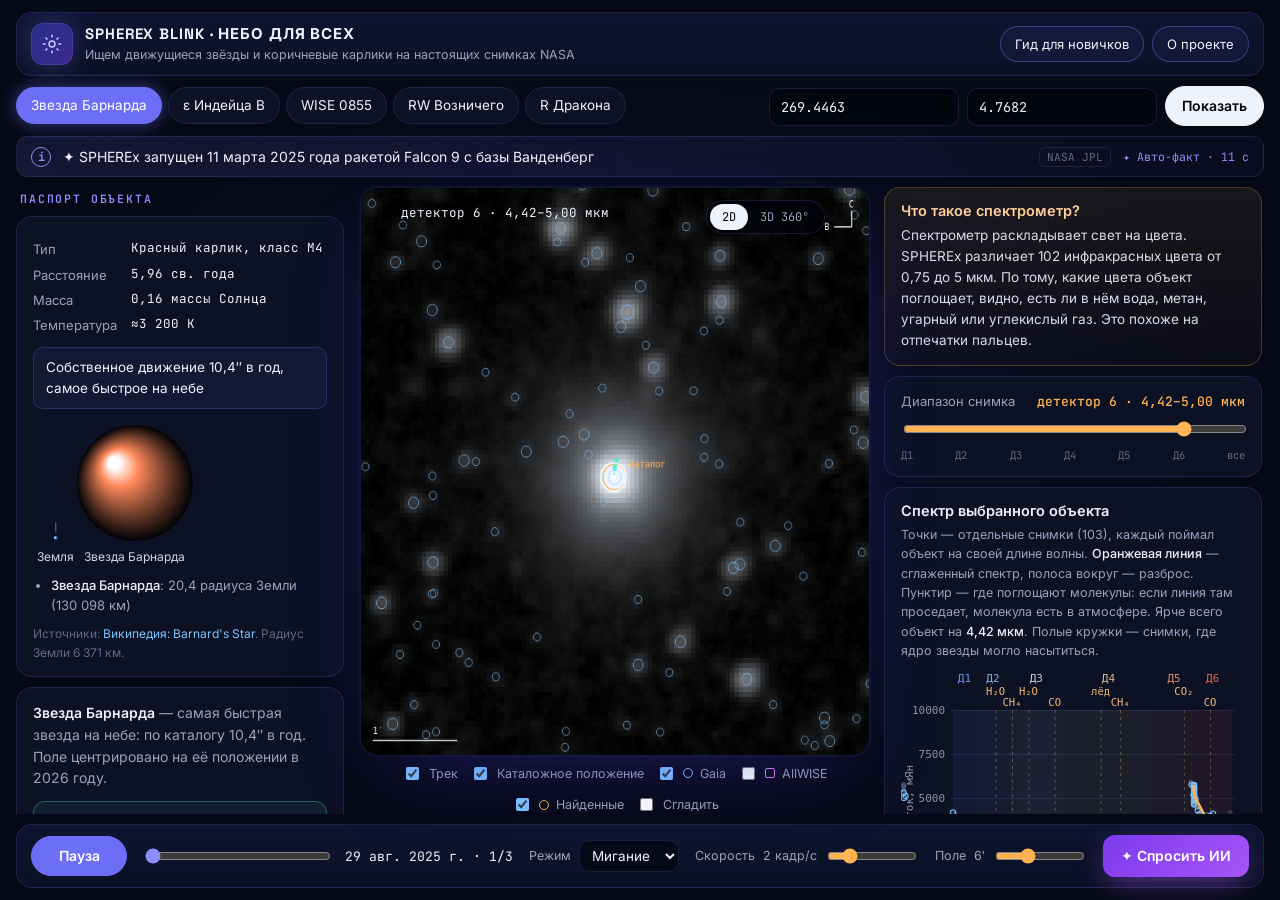
<file: index.html>
<!doctype html>
<html lang="ru">
<head>
<meta charset="utf-8">
<meta name="viewport" content="width=device-width, initial-scale=1">
<title>SPHEREx Blink — движущееся небо для всех</title>
<meta name="description" content="Интерактивный инструмент для поиска движущихся объектов на настоящих снимках телескопа NASA SPHEREx. NASA Space Apps Challenge.">
<link rel="icon" href="data:image/svg+xml,%3Csvg xmlns='http://www.w3.org/2000/svg' viewBox='0 0 32 32'%3E%3Ccircle cx='16' cy='16' r='6' fill='%23ffb454'/%3E%3Ccircle cx='16' cy='16' r='13' fill='none' stroke='%237c83ff' stroke-width='2'/%3E%3C/svg%3E">
<link rel="preconnect" href="https://fonts.googleapis.com">
<link rel="preconnect" href="https://fonts.gstatic.com" crossorigin>
<link href="https://fonts.googleapis.com/css2?family=Inter:wght@400;500;600&family=JetBrains+Mono:wght@400;500&family=Space+Grotesk:wght@400;500;600;700&display=swap" rel="stylesheet">
<link rel="stylesheet" href="style.css?v=4">
<link rel="stylesheet" href="app.css?v=4">
</head>
<body class="appmode">
<div class="app">

 <!-- top bar -->
 <header class="abar">
  <div class="alogo"><span class="aicon"><svg viewBox="0 0 24 24" fill="none" stroke="currentColor" stroke-width="1.6"><circle cx="12" cy="12" r="3.2"/><path d="M12 2v3M12 19v3M2 12h3M19 12h3M4.9 4.9l2.1 2.1M17 17l2.1 2.1M4.9 19.1 7 17M17 7l2.1-2.1"/></svg></span>
   <div><b>SPHEREx Blink · небо для всех</b><small>Ищем движущиеся звёзды и коричневые карлики на настоящих снимках NASA</small></div></div>
  <div class="aright">
   <button class="pillbtn" id="guideBtn" type="button">Гид для новичков</button>
   <a class="pillbtn" href="story.html">О проекте</a>
  </div>
 </header>

 <!-- targets + coordinates -->
 <div class="arow">
  <div class="chips" id="chips"></div>
  <form class="form aform" id="form">
   <input type="text" id="ra" autocomplete="off" spellcheck="false" placeholder="RA, напр. 08h55m10.8s" aria-label="Прямое восхождение">
   <input type="text" id="dec" autocomplete="off" spellcheck="false" placeholder="Dec, напр. −07d14m42s" aria-label="Склонение">
   <button class="btn pri sm" type="submit">Показать</button>
  </form>
 </div>

 <!-- auto fact -->
 <div class="afact" id="ticker"><span class="fi">i</span><a id="factTxt" href="#" target="_blank" rel="noopener"></a><span class="fsrc" id="factSrc"></span><span class="fauto">✦ Авто-факт · <i id="factT">12</i> с</span></div>

 <!-- three columns -->
 <main class="acols">
  <aside class="acol left">
   <div class="ahead">Паспорт объекта</div>
   <div class="panel" id="passport"></div>
   <div class="panel">
    <p class="note" id="note"></p>
    <p class="move" id="move"></p>
   </div>
   <div class="panel" id="autoPanel">
    <h3>Автопоиск движущихся объектов</h3>
    <p class="sub">Сайт сравнивает положения всех звёзд в поле между проходами телескопа и сверяет найденное с каталогом Gaia.</p>
    <button class="btn pri sm" id="auto" type="button">Найти движущиеся объекты</button>
    <p class="sub an" id="autoNote"></p>
    <ol class="cands" id="cands"></ol>
   </div>
   <div class="panel">
    <h3>Мои метки</h3>
    <p class="sub">Обведите интересный объект и подпишите его.</p>
    <button class="btn ghost sm" id="markBtn" type="button">＋ Обвести объект</button>
    <ul class="marks" id="marks"></ul>
   </div>
  </aside>

  <section class="acenter">
   <div class="view">
    <canvas id="cv" width="702" height="702"></canvas>
    <div class="v3d" id="v3d"><span id="v3dmsg"></span><small class="v3dh">Тяните мышью, чтобы повернуть · двойной клик останавливает вращение</small></div>
    <div class="vtog"><button id="b2d" class="on" type="button">2D</button><button id="b3d" type="button">3D 360°</button></div>
    <div class="hud" id="hud"></div>
    <div class="load" id="load"><div id="lmsg">Загрузка…</div><div class="pb"><i id="lbar"></i></div><small id="lsub"></small></div>
   </div>
   <div class="tog">
    <label><input type="checkbox" id="trk" checked>Трек</label>
    <label><input type="checkbox" id="cat" checked>Каталожное положение</label>
    <label><input type="checkbox" id="ovg" checked><i class="sw g"></i>Gaia</label>
    <label><input type="checkbox" id="ovw"><i class="sw w"></i>AllWISE</label>
    <label><input type="checkbox" id="ovc" checked><i class="sw c"></i>Найденные</label>
    <label><input type="checkbox" id="smooth">Сгладить</label>
   </div>
  </section>

  <aside class="acol right">
   <div class="panel explain">
    <h3>Что такое спектрометр?</h3>
    <p>Спектрометр раскладывает свет на цвета. SPHEREx различает 102 инфракрасных цвета от 0,75 до 5 мкм. По тому, какие цвета объект поглощает, видно, есть ли в нём вода, метан, угарный или углекислый газ. Это похоже на отпечатки пальцев.</p>
   </div>
   <div class="panel" id="detBox">
    <div class="detrow"><span>Диапазон снимка</span><b id="detLbl"></b></div>
    <input type="range" id="detR" min="1" max="7" step="1" value="6" aria-label="Детектор">
    <div class="detscale"><span>Д1</span><span>Д2</span><span>Д3</span><span>Д4</span><span>Д5</span><span>Д6</span><span>все</span></div>
    <select id="det" class="sr" aria-hidden="true" tabindex="-1"></select>
   </div>
   <div class="panel">
    <h3 id="sph">Спектр выбранного объекта</h3>
    <p class="sub" id="sps"></p>
    <div class="chart"><canvas id="sp"></canvas><div class="tip" id="spt"></div></div>
    <div class="legend" id="spl"></div>
    <button class="lnk" id="csv">Скачать точки спектра (CSV)</button>
   </div>
   <div class="panel">
    <h3 id="lch">Яркость по проходам</h3>
    <p class="sub" id="lcs"></p>
    <div class="chart"><canvas id="lc"></canvas><div class="tip" id="lct"></div></div>
   </div>
   <details class="panel">
    <summary>Кадр и качество данных</summary>
    <dl class="kv" id="meta"></dl>
    <p class="sub catl">Каталоги: <span id="catn">…</span> · <a id="aladin" href="#" target="_blank" rel="noopener">открыть в Aladin ↗</a></p>
   </details>
  </aside>
 </main>

 <!-- bottom bar -->
 <footer class="abottom play">
  <button class="btn pri sm" id="play" type="button">Пауза</button>
  <div class="tl"><input type="range" id="ep" min="0" max="2" value="0" aria-label="Проход телескопа"><span class="date" id="date"></span></div>
  <label class="bsel">Режим<select id="mode"><option value="blink">Мигание</option><option value="diff">Разность</option><option value="sum">Сумма</option></select></label>
  <label class="bsel">Скорость <span id="fpsv"></span><input type="range" id="fps" min="1" max="6" value="2"></label>
  <label class="bsel fovsel">Поле <span id="fovv"></span><input type="range" id="fov" min="3" max="12" step="1" value="6"></label>
  <button class="aibtn" id="aiFab" type="button"><b>✦</b> Спросить ИИ</button>
 </footer>
</div>

<div class="ai glass" id="ai" role="dialog" aria-label="ИИ-помощник">
 <div class="ai-h"><span><b>✦</b> Помощник · <em id="aiMode">справка</em></span><button id="aiX" type="button" aria-label="Закрыть">×</button></div>
 <div class="ai-ctx" id="aiCtx"></div>
 <p class="ai-t">Что вас интересует?</p>
 <div class="ai-in"><input id="aiQ" type="text" placeholder="Например: почему эта звезда движется?" autocomplete="off"><button class="btn pri sm" id="aiGo" type="button">Спросить</button></div>
 <div class="ai-ans" id="aiAns"></div>
</div>

<div class="tour" id="tour" role="dialog" aria-label="Гид для новичков">
 <div class="tour-hole" id="tourHole"></div>
 <div class="tour-card glass" id="tourCard">
  <div class="tour-step" id="tourStep"></div>
  <h4 id="tourT"></h4>
  <p id="tourP"></p>
  <div class="tour-btns"><button class="lnk" id="tourSkip" type="button">Пропустить</button><span></span><button class="btn ghost sm" id="tourBack" type="button">Назад</button><button class="btn pri sm" id="tourNext" type="button">Далее</button></div>
 </div>
</div>

<script type="module" src="view3d.js?v=4"></script>
<script src="spx.js?v=4"></script>
<script src="app.js?v=4"></script>
</body>
</html>
</file>
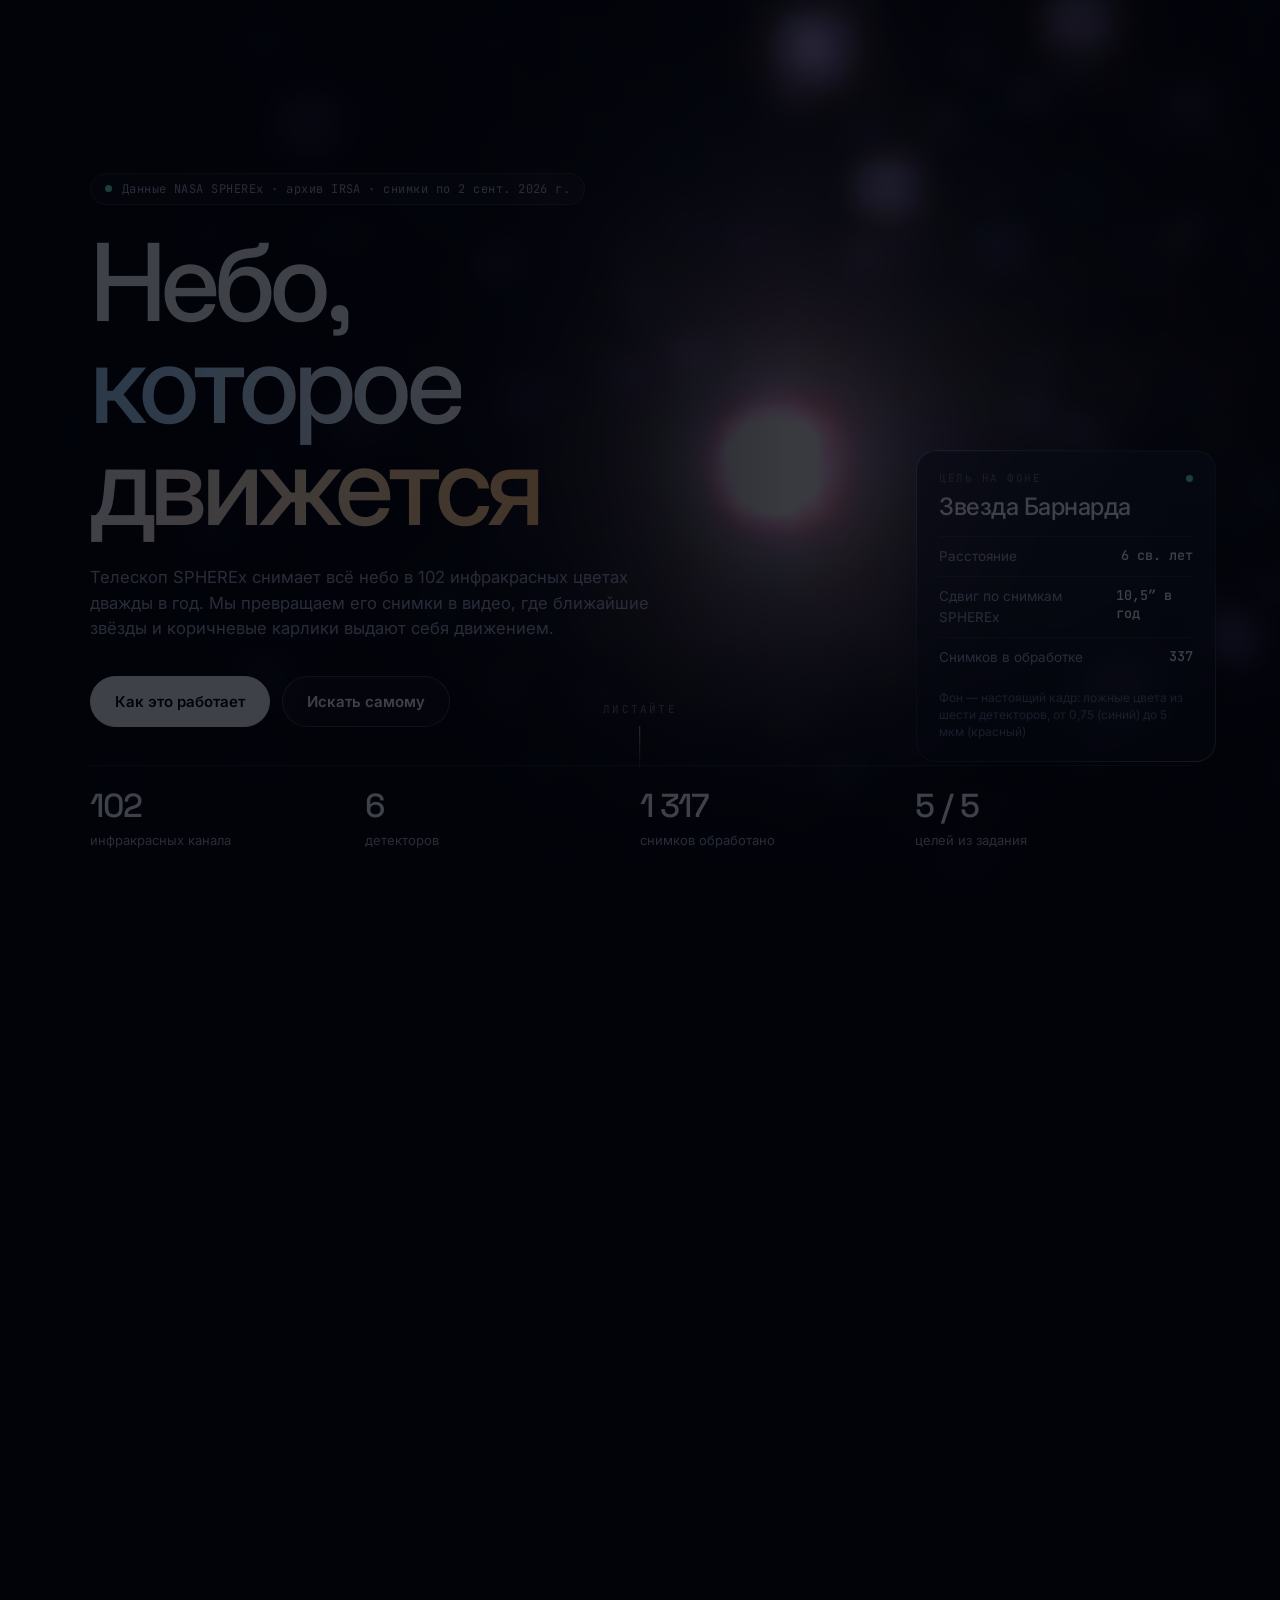
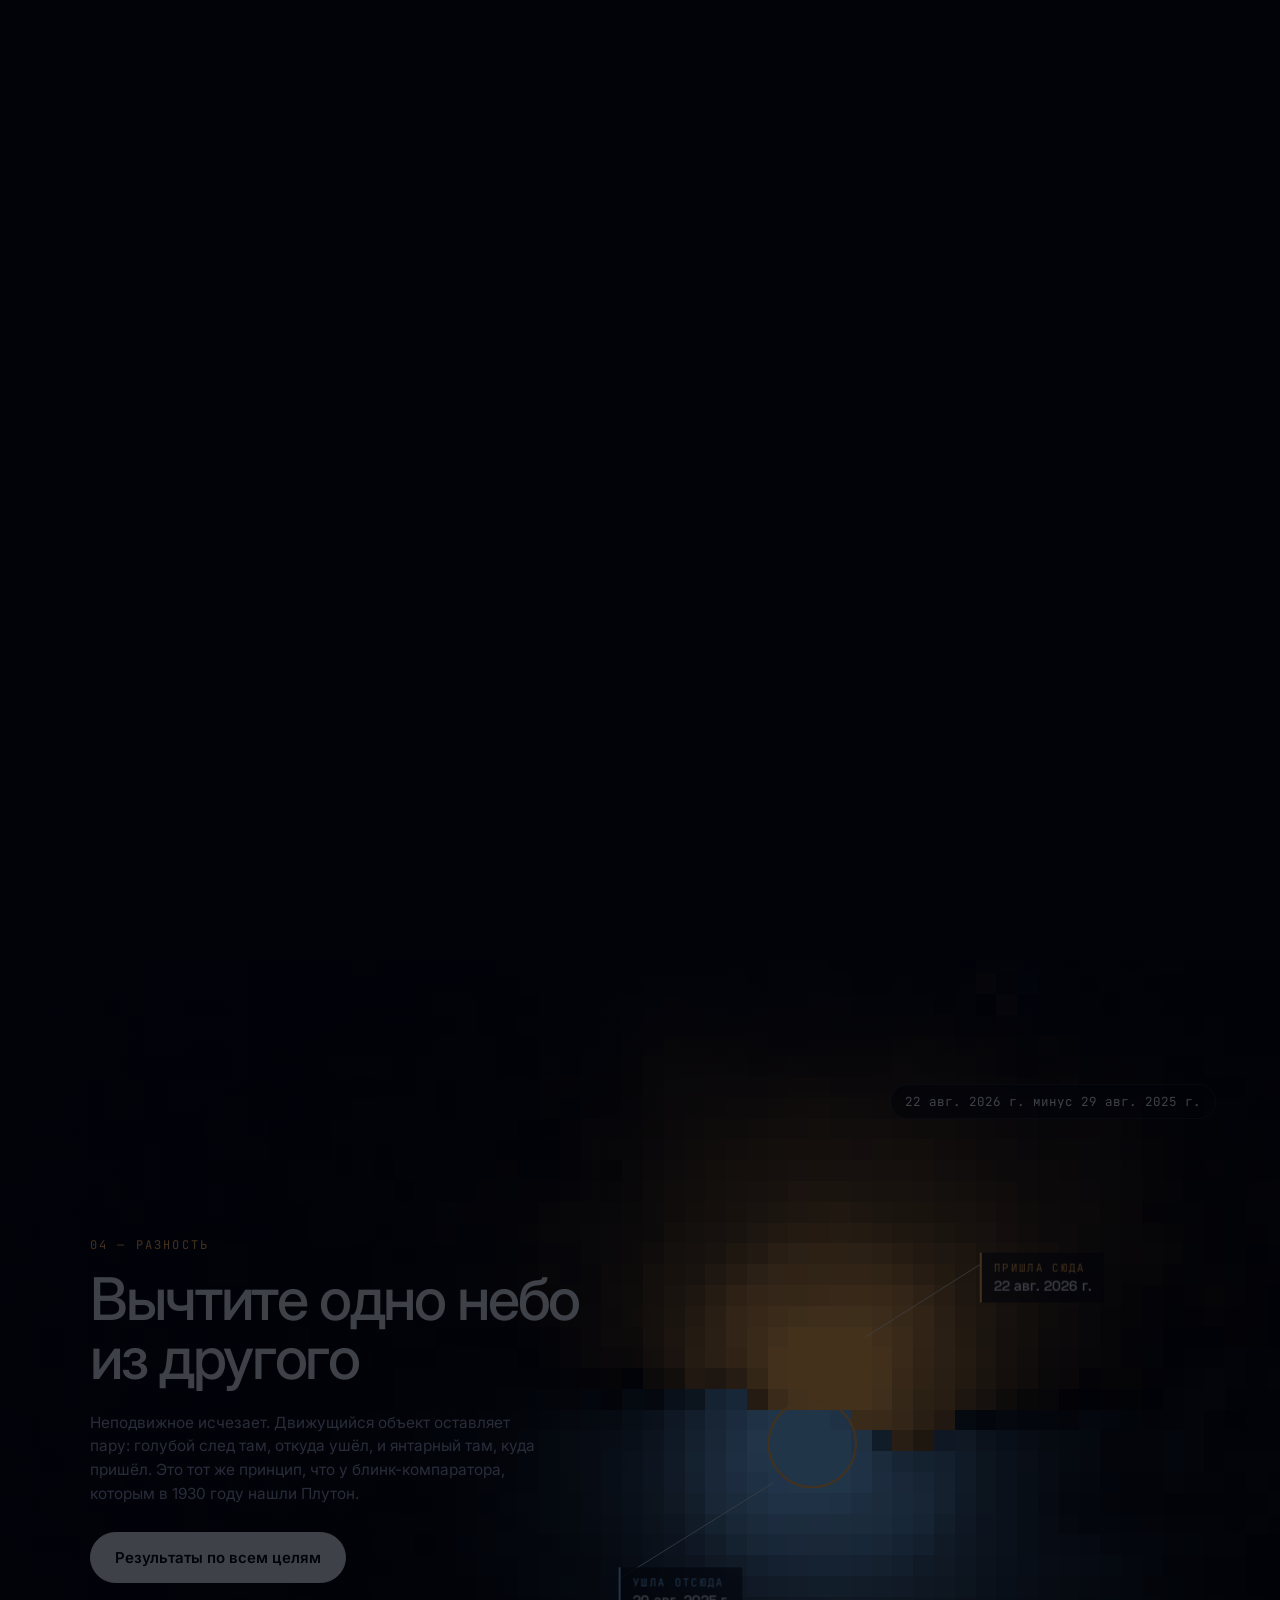
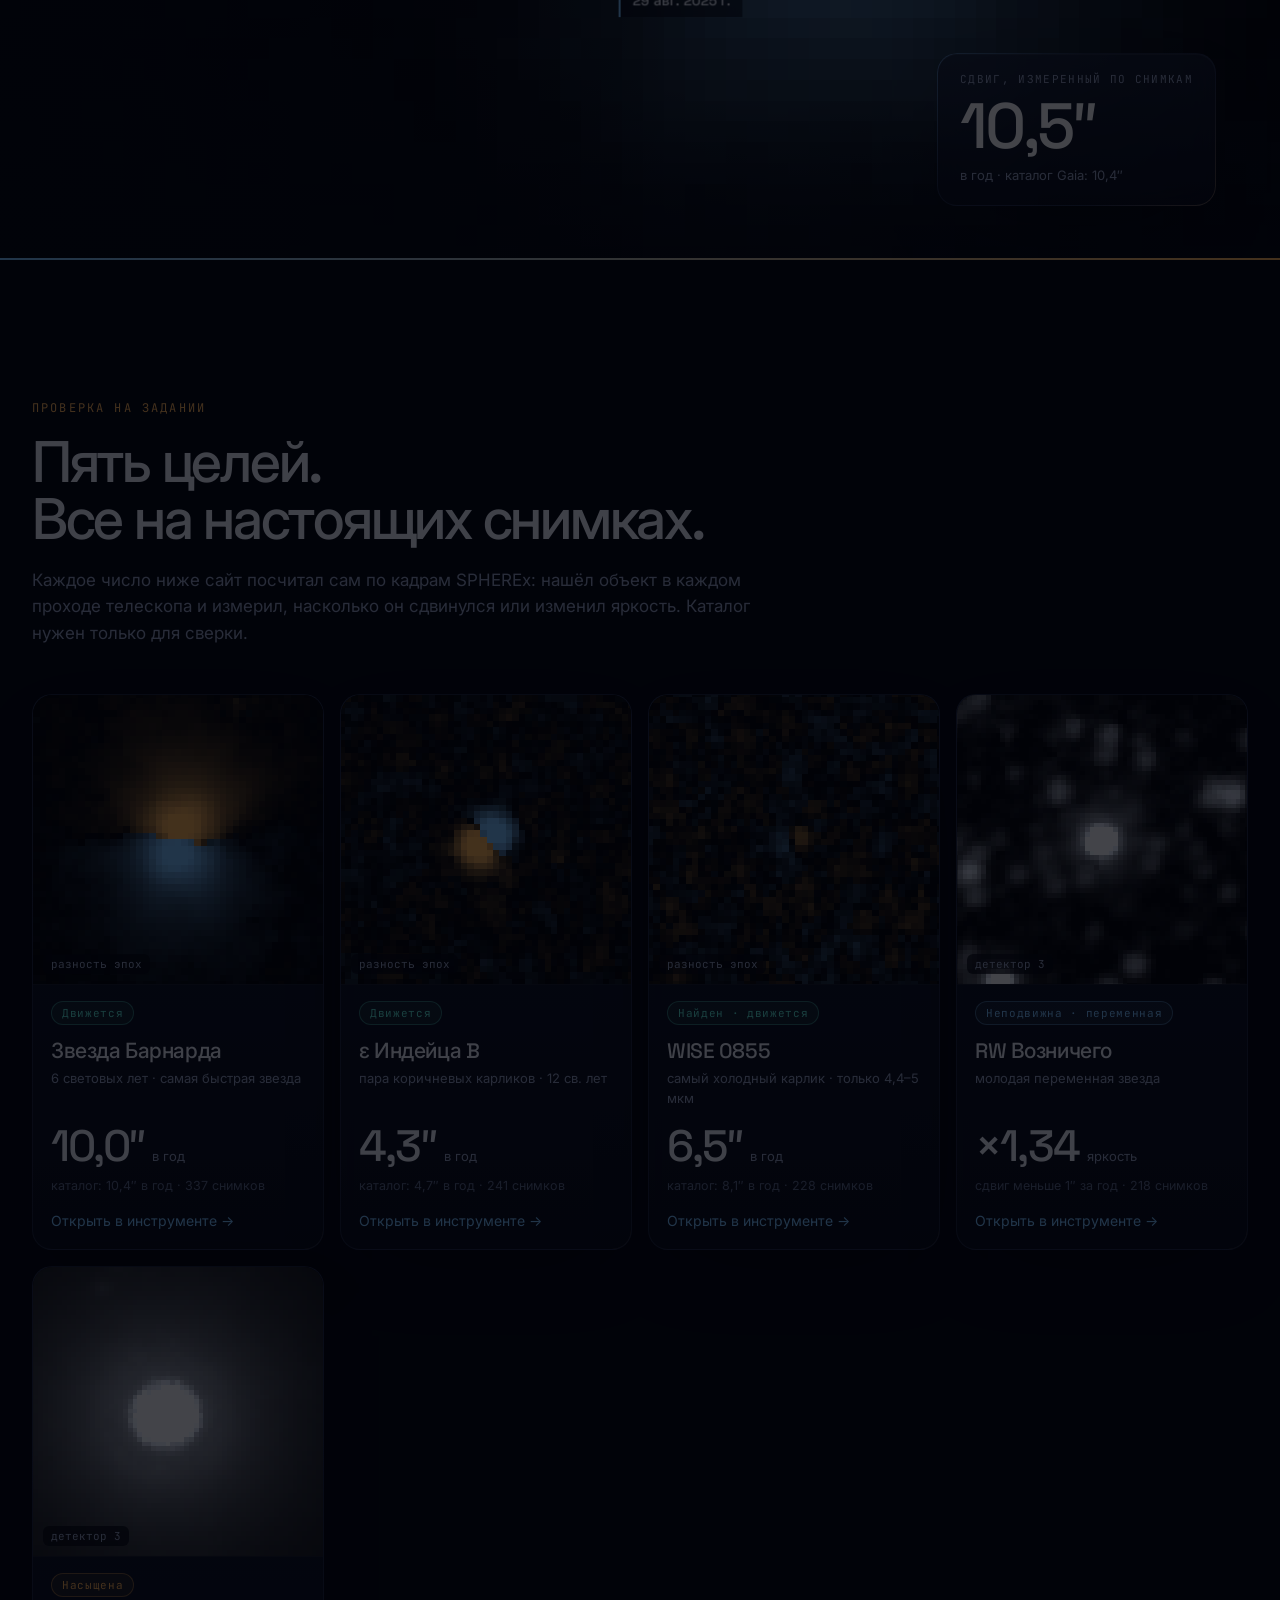
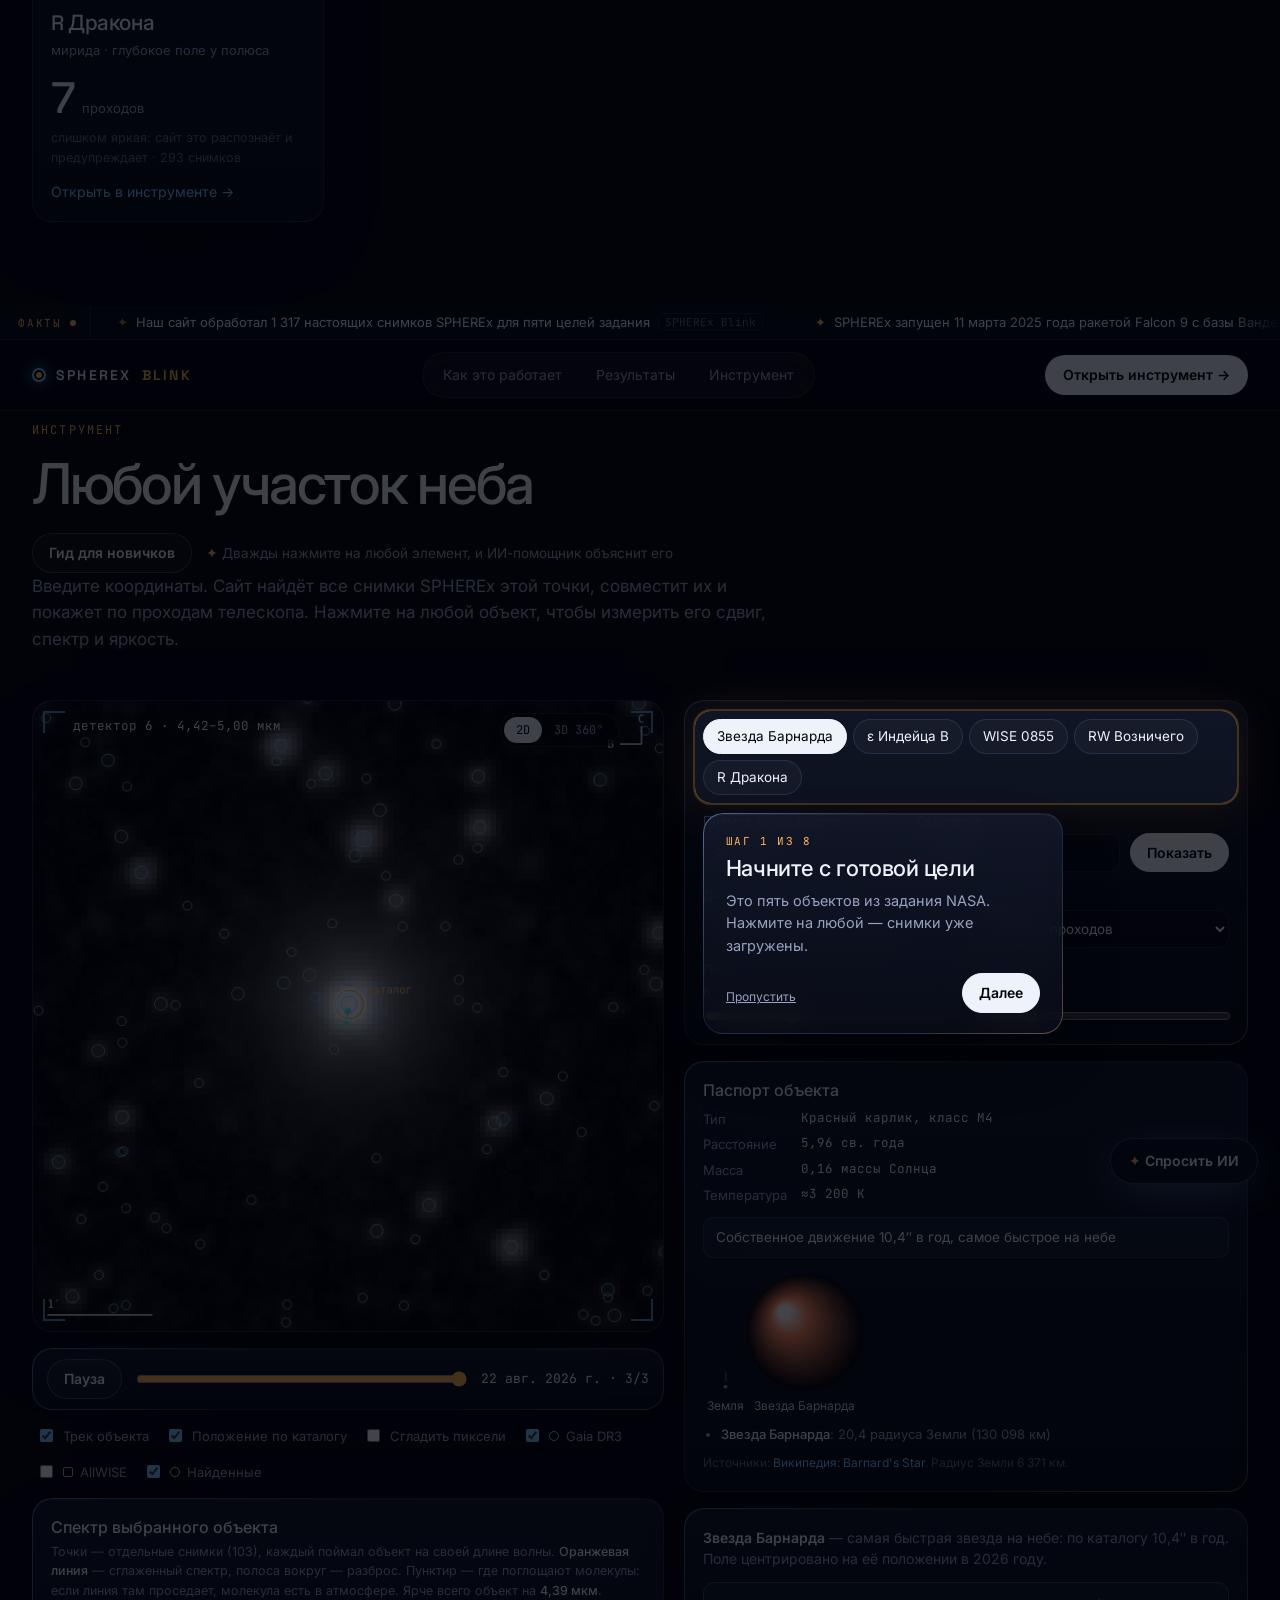
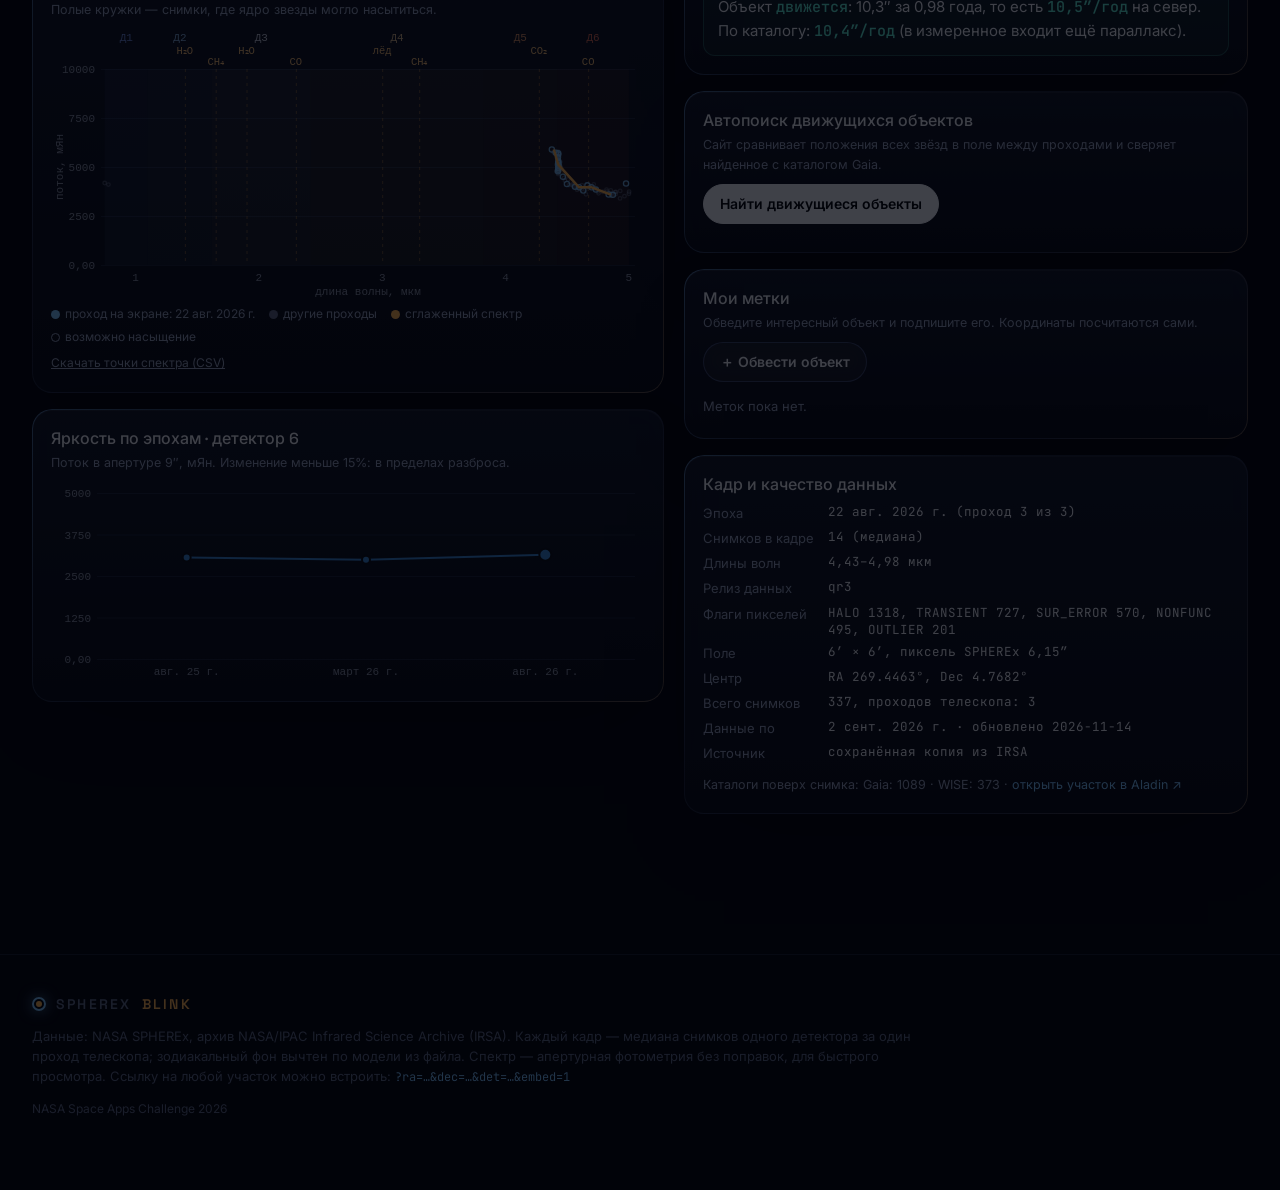
<file: story.html>
<!doctype html>
<html lang="ru">
<head>
<meta charset="utf-8">
<meta name="viewport" content="width=device-width, initial-scale=1">
<title>SPHEREx Blink — небо, которое движется</title>
<meta name="description" content="Инструмент для поиска движущихся объектов на снимках телескопа NASA SPHEREx. NASA Space Apps Challenge.">
<link rel="icon" href="data:image/svg+xml,%3Csvg xmlns='http://www.w3.org/2000/svg' viewBox='0 0 32 32'%3E%3Ccircle cx='16' cy='16' r='6' fill='%23ffb454'/%3E%3Ccircle cx='16' cy='16' r='13' fill='none' stroke='%237cc4ff' stroke-width='2'/%3E%3C/svg%3E">
<link rel="preconnect" href="https://fonts.googleapis.com">
<link rel="preconnect" href="https://fonts.gstatic.com" crossorigin>
<link href="https://fonts.googleapis.com/css2?family=Inter:wght@400;500;600&family=JetBrains+Mono:wght@400;500&family=Space+Grotesk:wght@400;500;600&display=swap" rel="stylesheet">
<link rel="stylesheet" href="style.css?v=4">
</head>
<body>

<div class="ticker" id="ticker"><div class="tick-label">Факты<i></i></div><div class="tick-win"><div class="tick-track" id="tickTrack"></div></div></div>

<header class="nav">
 <a class="brand" href="#top"><span class="mark"></span>SPHEREx <b>Blink</b></a>
 <nav class="pill" aria-label="Разделы">
  <a href="#story">Как это работает</a><a href="#results">Результаты</a><a href="#tool">Инструмент</a>
 </nav>
 <a class="cta" href="index.html">Открыть инструмент <span>→</span></a>
</header>

<!-- ============ HERO ============ -->
<section id="top" class="hero">
 <canvas id="hero" aria-hidden="true"></canvas>
 <div class="hero-shade"></div>
 <div class="hero-in">
  <div class="status"><i></i><span>Данные NASA SPHEREx · архив IRSA · снимки по <span id="hdate">…</span></span></div>
  <h1>Небо,<br><em>которое движется</em></h1>
  <p class="lede">Телескоп SPHEREx снимает всё небо в 102 инфракрасных цветах дважды в год. Мы превращаем его снимки в видео, где ближайшие звёзды и коричневые карлики выдают себя движением.</p>
  <div class="btns"><a class="btn pri" href="#story">Как это работает</a><a class="btn ghost" href="#tool">Искать самому</a></div>
 </div>
 <aside class="hero-card glass">
  <div class="hc-top"><span>Цель на фоне</span><i class="live"></i></div>
  <div class="hc-name">Звезда Барнарда</div>
  <div class="hc-row"><span>Расстояние</span><b>6 св. лет</b></div>
  <div class="hc-row"><span>Сдвиг по снимкам SPHEREx</span><b id="hspeed">…</b></div>
  <div class="hc-row"><span>Снимков в обработке</span><b id="hframes">…</b></div>
  <div class="hc-cap">Фон — настоящий кадр: ложные цвета из шести детекторов, от 0,75 (синий) до 5 мкм (красный)</div>
 </aside>
 <div class="stats">
  <div><b>102</b><span>инфракрасных канала</span></div>
  <div><b>6</b><span>детекторов</span></div>
  <div><b id="snframes">1 317</b><span>снимков обработано</span></div>
  <div><b>5 / 5</b><span>целей из задания</span></div>
 </div>
 <div class="cue" aria-hidden="true"><span>Листайте</span><i></i></div>
</section>

<!-- ============ SCROLL STORY ============ -->
<section id="story">
 <div class="stage">
  <canvas id="sc" aria-hidden="true"></canvas>
  <div class="shade"></div>
  <svg class="co" aria-hidden="true"><line id="l1"/><line id="l2"/><line id="l3"/></svg>
  <div class="lab" id="lab1"><span>звезда Барнарда</span>6 световых лет</div>
  <div class="lab amber" id="lab2"></div>
  <div class="lab amber" id="lab3"></div>

  <div class="chaps">
   <article class="chap" data-a="0" data-b=".30">
    <div class="eyebrow">01 — Цвет</div>
    <h2>102 цвета,<br>которых не видит глаз</h2>
    <p>SPHEREx снимает небо в инфракрасном свете от 0,75 до 5 микрон. Листайте: этот участок неба проходит через все шесть детекторов. Горячие звёзды гаснут к длинным волнам, холодные объекты разгораются.</p>
   </article>
   <article class="chap" data-a=".30" data-b=".44">
    <div class="eyebrow">02 — Приближение</div>
    <h2>Звезда Барнарда</h2>
    <p>Одна из ближайших к Солнцу звёзд. На снимке SPHEREx это пятно в несколько пикселей, каждый пиксель — 6 угловых секунд.</p>
   </article>
   <article class="chap" data-a=".44" data-b=".75">
    <div class="eyebrow">03 — Время</div>
    <h2>Что сдвинулось,<br>то рядом</h2>
    <p>SPHEREx возвращается к каждой точке неба раз в полгода. Далёкие звёзды стоят на месте, а близкая уходит на север. Сайт измеряет этот сдвиг прямо по снимкам.</p>
   </article>
   <article class="chap" data-a=".75" data-b="1">
    <div class="eyebrow">04 — Разность</div>
    <h2>Вычтите одно небо из другого</h2>
    <p>Неподвижное исчезает. Движущийся объект оставляет пару: голубой след там, откуда ушёл, и янтарный там, куда пришёл. Это тот же принцип, что у блинк-компаратора, которым в 1930 году нашли Плутон.</p>
    <a class="btn pri" href="#results">Результаты по всем целям</a>
   </article>
  </div>

  <div class="wbar" id="wbar">
   <div class="wval" id="wval"></div>
   <div class="wtrack"><i id="wdot"></i></div>
   <div class="wlab"><span>0,75</span><span>1,1</span><span>1,6</span><span>2,4</span><span>3,8</span><span>4,4</span><span>5,0 мкм</span></div>
  </div>
  <div class="speed glass" id="speed"><span>Сдвиг, измеренный по снимкам</span><b id="spd">0,0″</b><small id="spdc"></small></div>
  <div class="schip" id="sdate"></div>
  <div class="sprog"><i id="sbar"></i></div>
 </div>
</section>

<!-- ============ RESULTS ============ -->
<section id="results" class="sec">
 <div class="sec-h rv">
  <div class="eyebrow">Проверка на задании</div>
  <h2>Пять целей.<br>Все на настоящих снимках.</h2>
  <p>Каждое число ниже сайт посчитал сам по кадрам SPHEREx: нашёл объект в каждом проходе телескопа и измерил, насколько он сдвинулся или изменил яркость. Каталог нужен только для сверки.</p>
 </div>
 <div class="cards" id="cards"></div>
</section>

<!-- ============ TOOL ============ -->
<section id="tool" class="sec">
 <div class="sec-h rv">
  <div class="eyebrow">Инструмент</div>
  <h2>Любой участок неба</h2>
  <div class="tool-acts"><button class="btn ghost sm guide" id="guideBtn" type="button">Гид для новичков</button><span class="aihint"><b>✦</b> Дважды нажмите на любой элемент, и ИИ-помощник объяснит его</span></div>
  <p>Введите координаты. Сайт найдёт все снимки SPHEREx этой точки, совместит их и покажет по проходам телескопа. Нажмите на любой объект, чтобы измерить его сдвиг, спектр и яркость.</p>
 </div>
 <div class="wrap">
  <div class="col">
   <div class="view glass">
    <canvas id="cv" width="702" height="702"></canvas>
    <div class="v3d" id="v3d"><span id="v3dmsg"></span><small class="v3dh">Тяните мышью, чтобы повернуть · двойной клик останавливает вращение</small></div>
    <div class="vtog"><button id="b2d" class="on" type="button">2D</button><button id="b3d" type="button">3D 360°</button></div>
    <div class="hud" id="hud"></div>
    <i class="corner tl"></i><i class="corner tr"></i><i class="corner bl"></i><i class="corner br"></i>
    <div class="load" id="load"><div id="lmsg">Загрузка…</div><div class="pb"><i id="lbar"></i></div><small id="lsub"></small></div>
   </div>
   <div class="play glass">
    <button class="btn sm" id="play">Пауза</button>
    <input type="range" id="ep" min="0" max="2" value="0" aria-label="Проход телескопа">
    <span class="date" id="date"></span>
   </div>
   <div class="tog">
    <label><input type="checkbox" id="trk" checked>Трек объекта</label>
    <label><input type="checkbox" id="cat" checked>Положение по каталогу</label>
    <label><input type="checkbox" id="smooth">Сгладить пиксели</label>
    <label><input type="checkbox" id="ovg" checked><i class="sw g"></i>Gaia DR3</label>
    <label><input type="checkbox" id="ovw"><i class="sw w"></i>AllWISE</label>
    <label><input type="checkbox" id="ovc" checked><i class="sw c"></i>Найденные</label>
   </div>
   <div class="panel glass">
    <h3 id="sph">Спектр выбранного объекта</h3>
    <p class="sub" id="sps"></p>
    <div class="chart"><canvas id="sp"></canvas><div class="tip" id="spt"></div></div>
    <div class="legend" id="spl"></div>
    <button class="lnk" id="csv">Скачать точки спектра (CSV)</button>
   </div>
   <div class="panel glass">
    <h3 id="lch">Яркость по проходам</h3>
    <p class="sub" id="lcs"></p>
    <div class="chart"><canvas id="lc"></canvas><div class="tip" id="lct"></div></div>
   </div>
  </div>
  <div class="col">
   <div class="panel glass">
    <div class="chips" id="chips"></div>
    <form class="form" id="form">
     <label>Прямое восхождение<input type="text" id="ra" autocomplete="off" spellcheck="false"></label>
     <label>Склонение<input type="text" id="dec" autocomplete="off" spellcheck="false"></label>
     <button class="btn pri sm" type="submit">Показать</button>
    </form>
    <div class="ctl">
     <label>Детектор (длина волны)<select id="det"></select></label>
     <label>Режим<select id="mode"><option value="blink">Мигание проходов</option><option value="diff">Разность с первым проходом</option><option value="sum">Сумма всех проходов</option></select></label>
     <label>Поле для нового запроса: <span id="fovv"></span><input type="range" id="fov" min="3" max="12" step="1" value="6"></label>
     <label>Скорость: <span id="fpsv"></span><input type="range" id="fps" min="1" max="6" value="2"></label>
    </div>
   </div>
   <div class="panel glass" id="passport"></div>
   <div class="panel glass">
    <p class="note" id="note"></p>
    <p class="move" id="move"></p>
   </div>
   <div class="panel glass" id="autoPanel">
    <h3>Автопоиск движущихся объектов</h3>
    <p class="sub">Сайт сравнивает положения всех звёзд в поле между проходами и сверяет найденное с каталогом Gaia.</p>
    <button class="btn pri sm" id="auto" type="button">Найти движущиеся объекты</button>
    <p class="sub an" id="autoNote"></p>
    <ol class="cands" id="cands"></ol>
   </div>
   <div class="panel glass">
    <h3>Мои метки</h3>
    <p class="sub">Обведите интересный объект и подпишите его. Координаты посчитаются сами.</p>
    <button class="btn ghost sm" id="markBtn" type="button">＋ Обвести объект</button>
    <ul class="marks" id="marks"></ul>
   </div>
   <div class="panel glass">
    <h3>Кадр и качество данных</h3>
    <dl class="kv" id="meta"></dl>
    <p class="sub catl">Каталоги поверх снимка: <span id="catn">…</span> · <a id="aladin" href="#" target="_blank" rel="noopener">открыть участок в Aladin ↗</a></p>
   </div>
  </div>
 </div>
</section>

<footer class="foot">
 <div class="brand"><span class="mark"></span>SPHEREx <b>Blink</b></div>
 <p>Данные: NASA SPHEREx, архив NASA/IPAC Infrared Science Archive (IRSA). Каждый кадр — медиана снимков одного детектора за один проход телескопа; зодиакальный фон вычтен по модели из файла. Спектр — апертурная фотометрия без поправок, для быстрого просмотра. Ссылку на любой участок можно встроить: <code>?ra=…&amp;dec=…&amp;det=…&amp;embed=1</code></p>
 <p class="small">NASA Space Apps Challenge 2026</p>
</footer>

<div class="tour" id="tour" role="dialog" aria-label="Гид для новичков">
 <div class="tour-hole" id="tourHole"></div>
 <div class="tour-card glass" id="tourCard">
  <div class="tour-step" id="tourStep"></div>
  <h4 id="tourT"></h4>
  <p id="tourP"></p>
  <div class="tour-btns"><button class="lnk" id="tourSkip" type="button">Пропустить</button><span></span><button class="btn ghost sm" id="tourBack" type="button">Назад</button><button class="btn pri sm" id="tourNext" type="button">Далее</button></div>
 </div>
</div>

<button class="aifab" id="aiFab" type="button"><b>✦</b> Спросить ИИ</button>
<div class="ai glass" id="ai" role="dialog" aria-label="ИИ-помощник">
 <div class="ai-h"><span><b>✦</b> Помощник · <em id="aiMode">справка</em></span><button id="aiX" type="button" aria-label="Закрыть">×</button></div>
 <div class="ai-ctx" id="aiCtx"></div>
 <p class="ai-t">Что вас интересует?</p>
 <div class="ai-in"><input id="aiQ" type="text" placeholder="Например: почему эта звезда движется?" autocomplete="off"><button class="btn pri sm" id="aiGo" type="button">Спросить</button></div>
 <div class="ai-ans" id="aiAns"></div>
</div>

<script type="module" src="view3d.js?v=4"></script>
<script src="vendor/lenis.min.js"></script>
<script src="spx.js?v=4"></script>
<script src="app.js?v=4"></script>
</body>
</html>
</file>
<file: style.css>
/* SPHEREx Blink — styles */
:root{
 --bg:#02040a;--fg:#eef2fb;--mut:#97a3c0;--dim:#5f6b88;
 --line:rgba(140,170,255,.14);--line2:rgba(140,170,255,.30);
 --blue:#7cc4ff;--amber:#ffb454;--teal:#5eead4;
 --r:20px;
 --sans:"Inter",-apple-system,"Segoe UI",Roboto,Arial,sans-serif;
 --disp:"Space Grotesk","Inter",-apple-system,sans-serif;
 --mono:"JetBrains Mono",ui-monospace,"SF Mono",Menlo,monospace;
}
*{box-sizing:border-box}
html{scroll-behavior:auto;background:var(--bg)}
html.lenis,html.lenis body{height:auto}
.lenis.lenis-smooth iframe{pointer-events:none}
body{margin:0;color:var(--fg);font:16px/1.55 var(--sans);-webkit-font-smoothing:antialiased;overflow-x:hidden;
 background:radial-gradient(1200px 700px at 85% 120%,rgba(40,70,160,.18),transparent 60%),var(--bg)}
a{color:inherit;text-decoration:none}
button,select,input{font:inherit;color:var(--fg)}
code{font-family:var(--mono);font-size:.92em;color:var(--blue)}
::selection{background:rgba(124,196,255,.35)}

/* ---------- glass ---------- */
.glass{position:relative;background:linear-gradient(180deg,rgba(24,31,52,.66),rgba(10,14,26,.66));border:1px solid var(--line);border-radius:var(--r);
 -webkit-backdrop-filter:blur(16px) saturate(1.2);backdrop-filter:blur(16px) saturate(1.2);
 box-shadow:inset 0 1px 0 rgba(255,255,255,.06),0 30px 80px -40px rgba(0,0,0,.9)}
.glass::before{content:"";position:absolute;inset:-1px;border-radius:inherit;padding:1px;pointer-events:none;
 background:linear-gradient(135deg,rgba(124,196,255,.45),rgba(124,196,255,0) 35%,rgba(255,180,84,0) 70%,rgba(255,180,84,.30));
 -webkit-mask:linear-gradient(#000 0 0) content-box,linear-gradient(#000 0 0);-webkit-mask-composite:xor;mask-composite:exclude}

/* ---------- buttons ---------- */
.btn{display:inline-flex;align-items:center;gap:8px;border-radius:999px;padding:13px 24px;font-weight:600;font-size:15px;cursor:pointer;border:1px solid var(--line2);
 background:rgba(255,255,255,.04);transition:transform .2s,background .2s,box-shadow .2s,border-color .2s}
.btn:hover{transform:translateY(-1px);border-color:var(--blue)}
.btn.pri{background:var(--fg);color:#02040a;border-color:var(--fg);box-shadow:0 0 0 0 rgba(124,196,255,.0)}
.btn.pri:hover{background:#fff;box-shadow:0 0 40px -6px rgba(124,196,255,.7)}
.btn.ghost{-webkit-backdrop-filter:blur(10px);backdrop-filter:blur(10px)}
.btn.sm{padding:8px 16px;font-size:14px}

/* ---------- nav ---------- */
.nav{position:fixed;inset:0 0 auto 0;z-index:50;display:flex;align-items:center;gap:16px;padding:18px 32px;transition:background .3s,padding .3s}
.nav.solid{background:rgba(2,4,10,.55);-webkit-backdrop-filter:blur(14px);backdrop-filter:blur(14px);padding:12px 32px;border-bottom:1px solid var(--line)}
.brand{display:flex;align-items:center;gap:10px;font:600 14px var(--disp);letter-spacing:.16em;text-transform:uppercase}
.brand b{color:var(--amber);font-weight:600}
.mark{width:14px;height:14px;border-radius:50%;border:2px solid var(--blue);position:relative;box-shadow:0 0 14px rgba(124,196,255,.6)}
.mark::after{content:"";position:absolute;inset:2px;border-radius:50%;background:var(--amber)}
.pill{margin:0 auto;display:flex;gap:2px;padding:4px;border-radius:999px;background:rgba(255,255,255,.05);border:1px solid var(--line);-webkit-backdrop-filter:blur(12px);backdrop-filter:blur(12px)}
.pill a{padding:7px 16px;border-radius:999px;font-size:14px;color:var(--mut);transition:color .2s,background .2s}
.pill a:hover{color:var(--fg);background:rgba(255,255,255,.07)}
.cta{font-weight:600;font-size:14px;padding:9px 18px;border-radius:999px;background:var(--fg);color:#02040a;transition:box-shadow .2s}
.cta:hover{box-shadow:0 0 30px -4px rgba(124,196,255,.8)}

/* ---------- hero ---------- */
.hero{position:relative;height:100vh;min-height:680px;overflow:hidden;display:flex;align-items:center}
#hero{position:absolute;inset:-4%;width:108%;height:108%;animation:drift 38s ease-in-out infinite alternate;filter:saturate(1.15)}
@keyframes drift{from{transform:scale(1) translate(0,0)}to{transform:scale(1.08) translate(-1.5%,1%)}}
.hero-shade{position:absolute;inset:0;background:
 linear-gradient(90deg,rgba(2,4,10,.96) 0%,rgba(2,4,10,.78) 34%,rgba(2,4,10,.15) 62%,rgba(2,4,10,.35) 100%),
 linear-gradient(0deg,rgba(2,4,10,1) 0%,rgba(2,4,10,0) 30%),
 radial-gradient(ellipse at 60% 50%,transparent 40%,rgba(2,4,10,.5) 100%)}
.hero-in{position:relative;z-index:2;padding:0 7vw;max-width:880px;animation:rise 1.2s cubic-bezier(.2,.7,.2,1) both}
@keyframes rise{from{opacity:0;transform:translateY(40px)}to{opacity:1;transform:none}}
.status{display:inline-flex;align-items:center;gap:10px;font:12px var(--mono);color:var(--mut);letter-spacing:.04em;padding:7px 14px;border-radius:999px;border:1px solid var(--line);background:rgba(255,255,255,.04);margin-bottom:28px}
.status i,.live{width:7px;height:7px;border-radius:50%;background:var(--teal);box-shadow:0 0 0 0 rgba(94,234,212,.6);animation:pulse 2s infinite}
@keyframes pulse{0%{box-shadow:0 0 0 0 rgba(94,234,212,.6)}70%{box-shadow:0 0 0 9px rgba(94,234,212,0)}100%{box-shadow:0 0 0 0 rgba(94,234,212,0)}}
.hero h1{font:500 clamp(52px,8.4vw,128px)/.95 var(--disp);letter-spacing:-.045em;margin:0 0 26px}
.hero h1 em{font-style:normal;background:linear-gradient(90deg,#9fd3ff 0%,#eef2fb 45%,#ffc27a 100%);-webkit-background-clip:text;background-clip:text;color:transparent}
.lede{font-size:clamp(16px,1.3vw,20px);color:var(--mut);max-width:34em;margin:0 0 34px}
.btns{display:flex;gap:12px;flex-wrap:wrap}
.hero-card{position:absolute;z-index:2;right:5vw;top:50%;transform:translateY(-30%);width:300px;padding:20px 22px;animation:rise 1.4s .2s cubic-bezier(.2,.7,.2,1) both}
.hc-top{display:flex;justify-content:space-between;align-items:center;font:11px var(--mono);letter-spacing:.14em;text-transform:uppercase;color:var(--dim)}
.hc-name{font:500 24px var(--disp);letter-spacing:-.02em;margin:6px 0 14px}
.hc-row{display:flex;justify-content:space-between;gap:12px;padding:9px 0;border-top:1px solid var(--line);font-size:13.5px;color:var(--mut)}
.hc-row b{color:var(--fg);font:500 13.5px var(--mono)}
.hc-cap{margin-top:12px;font-size:12px;color:var(--dim);line-height:1.45}
.stats{position:absolute;z-index:2;left:7vw;right:7vw;bottom:48px;display:grid;grid-template-columns:repeat(4,1fr);border-top:1px solid var(--line)}
.stats div{padding:18px 0 0}
.stats b{display:block;font:500 clamp(26px,2.6vw,38px) var(--disp);letter-spacing:-.03em}
.stats span{font-size:13px;color:var(--mut)}
.cue{position:absolute;z-index:2;left:50%;transform:translateX(-50%);bottom:128px;display:flex;flex-direction:column;align-items:center;gap:10px;font:11px var(--mono);letter-spacing:.2em;text-transform:uppercase;color:var(--dim)}
.cue i{width:1px;height:46px;background:linear-gradient(var(--blue),transparent);animation:cue 2.2s infinite}
@keyframes cue{0%{transform:scaleY(0);transform-origin:top}50%{transform:scaleY(1);transform-origin:top}51%{transform-origin:bottom}100%{transform:scaleY(0);transform-origin:bottom}}

/* ---------- story ---------- */
#story{position:relative;height:640vh}
.stage{position:sticky;top:0;height:100vh;overflow:hidden}
#sc{position:absolute;inset:0;width:100%;height:100%}
.shade{position:absolute;inset:0;pointer-events:none;background:
 linear-gradient(90deg,rgba(2,4,10,.92) 0%,rgba(2,4,10,.55) 30%,rgba(2,4,10,0) 52%),
 radial-gradient(ellipse at 64% 50%,transparent 45%,rgba(2,4,10,.7) 100%),
 linear-gradient(0deg,rgba(2,4,10,.6),transparent 18%,transparent 85%,rgba(2,4,10,.6))}
.chaps{position:absolute;left:7vw;top:0;bottom:0;width:min(560px,42vw)}
.chap{position:absolute;inset:0;display:flex;flex-direction:column;justify-content:center;opacity:0;will-change:opacity,transform}
.eyebrow{font:12px var(--mono);color:var(--amber);letter-spacing:.18em;text-transform:uppercase;margin-bottom:18px}
.chap h2{font:500 clamp(36px,4.6vw,70px)/1 var(--disp);letter-spacing:-.04em;margin:0 0 22px}
.chap p{font-size:clamp(15px,1.2vw,18.5px);color:var(--mut);margin:0 0 26px;max-width:30em}
.chap .btn{align-self:flex-start}
.co{position:absolute;inset:0;width:100%;height:100%;pointer-events:none;overflow:visible}
.co line{stroke:rgba(238,242,251,.7);stroke-width:1;opacity:0}
.lab{position:absolute;left:0;top:0;opacity:0;padding:8px 12px;border-left:2px solid var(--fg);background:rgba(2,4,10,.6);-webkit-backdrop-filter:blur(8px);backdrop-filter:blur(8px);
 font:500 14px var(--disp);white-space:nowrap;pointer-events:none;transition:opacity .15s}
.lab span{display:block;font:11px var(--mono);letter-spacing:.12em;text-transform:uppercase;color:var(--mut);margin-bottom:2px}
.lab.amber{border-color:var(--amber)}.lab.amber span{color:var(--amber)}
.lab.blue{border-color:var(--blue)}.lab.blue span{color:var(--blue)}
.wbar{position:absolute;left:50%;bottom:54px;transform:translateX(-50%);width:min(560px,80vw);text-align:center;pointer-events:none}
.wval{font:13px var(--mono);margin-bottom:12px;color:var(--fg)}
.wtrack{position:relative;height:6px;border-radius:6px;background:linear-gradient(90deg,#6f9cff,#a9d4ff,#f2f2ff,#ffd49a,#ff9c62,#ff6a4f)}
.wtrack i{position:absolute;top:50%;width:16px;height:16px;margin:-8px 0 0 -8px;border-radius:50%;background:#fff;box-shadow:0 0 0 4px rgba(255,255,255,.18),0 0 24px #fff}
.wlab{display:flex;justify-content:space-between;margin-top:10px;font:11px var(--mono);color:var(--dim)}
.speed{position:absolute;right:5vw;bottom:54px;padding:18px 22px;min-width:240px;opacity:0}
.speed span{display:block;font:11px var(--mono);letter-spacing:.12em;text-transform:uppercase;color:var(--mut)}
.speed b{display:block;font:500 64px/1 var(--disp);letter-spacing:-.04em;margin:8px 0 4px;color:#fff}
.speed small{font-size:13px;color:var(--mut)}
.schip{position:absolute;right:5vw;top:124px;font:12.5px var(--mono);padding:8px 14px;border-radius:999px;border:1px solid var(--line);background:rgba(2,4,10,.55);opacity:0}
.sprog{position:absolute;left:0;right:0;bottom:0;height:2px;background:rgba(255,255,255,.06)}
.sprog i{display:block;height:100%;background:linear-gradient(90deg,var(--blue),var(--amber));transform-origin:left;transform:scaleX(0)}

/* ---------- sections ---------- */
.sec{position:relative;max-width:1320px;margin:0 auto;padding:140px 32px 60px}
.sec-h{max-width:760px;margin-bottom:48px}
.sec-h h2{font:500 clamp(36px,4.4vw,64px)/1.02 var(--disp);letter-spacing:-.04em;margin:0 0 18px}
.sec-h p{color:var(--mut);font-size:17px;margin:0}
.rv{opacity:0;transform:translateY(36px);transition:opacity .9s cubic-bezier(.2,.7,.2,1),transform .9s cubic-bezier(.2,.7,.2,1)}
.rv.in{opacity:1;transform:none}

/* ---------- results ---------- */
.cards{display:grid;grid-template-columns:repeat(auto-fill,minmax(232px,1fr));gap:16px}
.rcard{overflow:hidden;display:flex;flex-direction:column;transition:transform .35s,box-shadow .35s,opacity .9s cubic-bezier(.2,.7,.2,1)}
.rcard:nth-child(2){transition-delay:0s,0s,.08s}.rcard:nth-child(3){transition-delay:0s,0s,.16s}.rcard:nth-child(4){transition-delay:0s,0s,.24s}.rcard:nth-child(5){transition-delay:0s,0s,.32s}
.rcard:hover{transform:translateY(-6px);box-shadow:0 40px 80px -40px rgba(124,196,255,.45)}
.rthumb{position:relative;aspect-ratio:1;background:#000;border-bottom:1px solid var(--line)}
.rthumb canvas{width:100%;height:100%;display:block}
.rtag{position:absolute;left:10px;bottom:10px;font:11px var(--mono);color:var(--mut);background:rgba(2,4,10,.7);padding:3px 8px;border-radius:6px}
.rbody{padding:16px 18px 18px;display:flex;flex-direction:column;flex:1}
.rchip{align-self:flex-start;font:11px var(--mono);letter-spacing:.06em;padding:4px 10px;border-radius:999px;border:1px solid;margin-bottom:12px}
.rchip.ok{color:var(--teal);border-color:rgba(94,234,212,.4);background:rgba(94,234,212,.08)}
.rchip.var{color:var(--blue);border-color:rgba(124,196,255,.4);background:rgba(124,196,255,.08)}
.rchip.warn{color:var(--amber);border-color:rgba(255,180,84,.4);background:rgba(255,180,84,.08)}
.rcard h3{font:500 21px var(--disp);letter-spacing:-.02em;margin:0 0 4px}
.rmeta{font-size:13px;color:var(--mut);margin:0 0 16px}
.rbig{display:flex;align-items:baseline;gap:8px;margin-top:auto}
.rbig b{font:500 44px/1 var(--disp);letter-spacing:-.04em}
.rbig i{font-style:normal;font-size:13px;color:var(--mut)}
.rsub{font-size:12.5px;color:var(--dim);margin:8px 0 14px}
.rgo{align-self:flex-start;background:none;border:0;padding:0;color:var(--blue);font-size:14px;cursor:pointer}
.rgo span{display:inline-block;transition:transform .2s}.rgo:hover span{transform:translateX(4px)}

/* ---------- tool ---------- */
.wrap{display:grid;grid-template-columns:minmax(0,1.12fr) minmax(0,1fr);gap:20px;align-items:start}
.col{display:grid;gap:16px}
.panel{padding:18px}
.view{overflow:hidden;padding:0;aspect-ratio:1}
.view canvas{display:block;width:100%;height:100%;cursor:crosshair;border-radius:inherit}
.hud{position:absolute;left:40px;top:16px;font:12.5px var(--mono);text-shadow:0 0 8px #000}
.corner{position:absolute;width:22px;height:22px;border:2px solid rgba(124,196,255,.7);pointer-events:none}
.corner.tl{left:10px;top:10px;border-right:0;border-bottom:0}.corner.tr{right:10px;top:10px;border-left:0;border-bottom:0}
.corner.bl{left:10px;bottom:10px;border-right:0;border-top:0}.corner.br{right:10px;bottom:10px;border-left:0;border-top:0}
.load{position:absolute;inset:0;display:none;flex-direction:column;align-items:center;justify-content:center;gap:12px;background:rgba(2,4,10,.82);text-align:center;padding:24px}
.load.on{display:flex}
.load .pb{width:60%;height:3px;border-radius:3px;background:rgba(255,255,255,.08)}.load .pb i{display:block;height:100%;width:0;border-radius:3px;background:linear-gradient(90deg,var(--blue),var(--amber));transition:width .3s}
.load small{color:var(--mut);max-width:34em}
.play{display:flex;align-items:center;gap:12px;padding:10px 14px}
.play input{flex:1}
.date{font:13px var(--mono);min-width:10em;text-align:right}
.tog{display:flex;flex-wrap:wrap;gap:16px;font-size:13px;color:var(--mut);padding:0 4px}
.tog label{display:flex;align-items:center;gap:7px;cursor:pointer}
input[type=checkbox]{accent-color:var(--blue)}
input[type=range]{width:100%;accent-color:var(--amber)}
.chips{display:flex;flex-wrap:wrap;gap:6px;margin-bottom:16px}
.chip{background:rgba(255,255,255,.03);border:1px solid var(--line);border-radius:999px;padding:6px 13px;cursor:pointer;font-size:13.5px;transition:border-color .2s,background .2s}
.chip:hover{border-color:var(--blue)}.chip.on{background:var(--fg);color:#02040a;border-color:var(--fg)}
.form{display:grid;grid-template-columns:1fr 1fr auto;gap:10px;align-items:end}
.panel label{display:flex;flex-direction:column;gap:4px;font-size:12.5px;color:var(--mut)}
input[type=text],select{background:rgba(2,4,10,.6);border:1px solid var(--line);border-radius:10px;padding:9px 11px;font:13.5px var(--mono);width:100%;transition:border-color .2s}
input[type=text]:focus,select:focus{outline:none;border-color:var(--blue)}
select{font-family:var(--sans)}
.ctl{display:grid;grid-template-columns:1fr 1fr;gap:12px;margin-top:14px}
.note{font-size:14px;color:var(--mut);margin:0 0 12px}
.note b{color:var(--fg);font-weight:600}
.move{font-size:15px;margin:0;padding:12px 14px;border-radius:12px;border:1px solid rgba(94,234,212,.25);background:rgba(94,234,212,.06)}
.move b{font-family:var(--mono);color:var(--teal);font-weight:500}
.panel h3{font:500 16px var(--disp);margin:0 0 4px}
.sub{font-size:12.5px;color:var(--mut);margin:0 0 10px}
.chart{position:relative}
.chart canvas{display:block;width:100%;height:200px}
.legend{display:flex;flex-wrap:wrap;gap:4px 14px;font-size:12px;color:var(--mut);margin-top:6px}
.legend i{display:inline-block;width:9px;height:9px;border-radius:50%;margin-right:5px;vertical-align:-1px}
.legend i.h{background:transparent!important;border:1.5px solid var(--mut)}
.tip{position:absolute;pointer-events:none;background:rgba(2,4,10,.92);border:1px solid var(--line2);border-radius:8px;padding:6px 9px;font:12px var(--mono);white-space:nowrap;display:none;z-index:5}
.lnk{background:none;border:0;padding:0;margin-top:8px;color:var(--mut);text-decoration:underline;cursor:pointer;font-size:12px}
.kv{display:grid;grid-template-columns:auto 1fr;gap:5px 14px;font-size:13px;margin:8px 0 0}
.kv dt{color:var(--mut)}.kv dd{margin:0;font:12.5px var(--mono)}

/* ---------- footer ---------- */
.foot{max-width:1320px;margin:80px auto 0;padding:40px 32px 60px;border-top:1px solid var(--line);color:var(--dim);font-size:13px}
.foot p{max-width:70em}.foot .small{font-size:12px}

/* ---------- modes ---------- */
body.embed .nav,body.embed .hero,body.embed #story,body.embed #results,body.embed .foot,body.embed #tool .sec-h{display:none}
body.embed #tool{padding-top:16px}
body.nostory #story{display:none}

@media(max-width:1000px){
 .pill{display:none}.hero-card{display:none}.cue{display:none}
 .stats{grid-template-columns:repeat(2,1fr);gap:0 20px;bottom:30px}
 .hero-in{padding:0 24px}.hero{align-items:flex-start;padding-top:22vh}
 .chaps{left:24px;right:24px;width:auto;top:auto;height:46vh;bottom:0}
 .shade{background:linear-gradient(0deg,rgba(2,4,10,.95) 0%,rgba(2,4,10,.75) 42%,rgba(2,4,10,0) 62%)}
 .speed{right:16px;top:80px;bottom:auto;min-width:0;padding:12px 16px}.speed b{font-size:40px}
 .schip{display:none}.wbar{bottom:auto;top:84px}
 .wrap{grid-template-columns:1fr}.sec{padding:110px 18px 40px}.nav,.nav.solid{padding:12px 16px}
 .hero{height:auto;min-height:100vh;flex-direction:column;padding:120px 0 40px}
 .stats{position:relative;left:auto;right:auto;bottom:auto;margin:48px 24px 0;align-self:stretch}
 .status{font-size:11px;line-height:1.4}
 #lab1,#l1{display:none}
 .form{grid-template-columns:1fr 1fr}.form .btn{grid-column:1/-1;justify-content:center}
}
@media(max-width:560px){.cta{display:none}.ctl{grid-template-columns:1fr}}
@media(prefers-reduced-motion:reduce){#hero{animation:none}.hero-in,.hero-card{animation:none}.rv{opacity:1;transform:none;transition:none}}

/* ---------- new tool features ---------- */
.sec-h .guide{margin-top:20px}
.sw{display:inline-block;width:10px;height:10px;border:1.5px solid;border-radius:50%}
.sw.g{border-color:#7cc4ff}.sw.w{border-color:#e879f9;border-radius:2px}.sw.c{border-color:#ffb454}
.an{margin:10px 0 0}
.cands{list-style:none;margin:10px 0 0;padding:0;display:grid;gap:8px}
.cands li{display:flex;gap:12px;align-items:flex-start;padding:10px 12px;border:1px solid var(--line);border-radius:12px;cursor:pointer;transition:border-color .2s,background .2s}
.cands li:hover{border-color:var(--amber);background:rgba(255,180,84,.06)}
.cands li.none,.marks li.none{cursor:default;color:var(--mut);font-size:13px;border:0;padding:4px 0}
.cands .n{flex:none;width:26px;height:26px;border-radius:50%;display:grid;place-items:center;background:var(--amber);color:#02040a;font:600 13px var(--mono)}
.cands .cv{font:500 16px var(--disp)}.cands .cv small{font:13px var(--sans);color:var(--mut)}
.cc{font:11.5px var(--mono);color:var(--mut)}
.k{display:inline-block;margin-top:5px;font:11px var(--mono);padding:2px 8px;border-radius:999px;border:1px solid}
.k.ok{color:var(--blue);border-color:rgba(124,196,255,.4)}.k.new{color:var(--amber);border-color:rgba(255,180,84,.5);background:rgba(255,180,84,.08)}
.marks{list-style:none;margin:10px 0 0;padding:0;display:grid;gap:6px}
.marks li{display:grid;grid-template-columns:1fr auto auto;gap:8px;align-items:center}
.marks input{background:rgba(2,4,10,.6);border:1px solid var(--line);border-radius:8px;padding:6px 9px;font-size:13.5px;color:var(--teal);width:100%}
.marks button{background:none;border:1px solid var(--line);border-radius:8px;color:var(--mut);width:28px;height:28px;cursor:pointer}
#markBtn.on{border-color:var(--teal);color:var(--teal)}
.catl{margin:12px 0 0}.catl a{color:var(--blue)}
.tour{position:fixed;inset:0;z-index:100;display:none}
.tour.on{display:block}
.tour-hole{position:fixed;border-radius:16px;box-shadow:0 0 0 9999px rgba(2,4,10,.74),0 0 0 2px var(--amber),0 0 40px rgba(255,180,84,.35);transition:all .35s cubic-bezier(.2,.7,.2,1);pointer-events:none}
.tour-card{position:fixed;padding:20px 22px;transition:left .35s,top .35s}
.tour-step{font:11px var(--mono);letter-spacing:.14em;text-transform:uppercase;color:var(--amber)}
.tour-card h4{font:500 22px var(--disp);margin:6px 0 8px;letter-spacing:-.02em}
.tour-card p{color:var(--mut);font-size:14.5px;margin:0 0 16px}
.tour-btns{display:flex;align-items:center;gap:8px}.tour-btns span{flex:1}

/* ---------- facts ticker ---------- */
.ticker{position:fixed;inset:0 0 auto 0;height:34px;z-index:60;display:flex;align-items:center;background:rgba(6,9,18,.92);border-bottom:1px solid var(--line);-webkit-backdrop-filter:blur(10px);backdrop-filter:blur(10px);font-size:13px}
.tick-label{flex:none;display:flex;align-items:center;gap:8px;height:100%;padding:0 14px 0 18px;font:11px var(--mono);letter-spacing:.16em;text-transform:uppercase;color:var(--amber);border-right:1px solid var(--line)}
.tick-label i{width:6px;height:6px;border-radius:50%;background:var(--amber);animation:pulse 2s infinite}
.tick-win{overflow:hidden;flex:1;mask-image:linear-gradient(90deg,transparent,#000 4%,#000 96%,transparent);-webkit-mask-image:linear-gradient(90deg,transparent,#000 4%,#000 96%,transparent)}
.tick-track{display:inline-flex;white-space:nowrap;animation:tick 150s linear infinite}
.ticker:hover .tick-track{animation-play-state:paused}
@keyframes tick{from{transform:translateX(0)}to{transform:translateX(-50%)}}
.tick-track a{display:inline-flex;align-items:center;gap:8px;padding:0 26px;color:var(--fg)}
.tick-track a b{color:var(--amber);font-weight:400}
.tick-track a span{font:11px var(--mono);color:var(--dim);border:1px solid var(--line);border-radius:6px;padding:1px 6px}
.tick-track a:hover span{color:var(--blue);border-color:var(--blue)}
.nav{top:34px}
/* ---------- 3D ---------- */
.vtog{position:absolute;right:44px;top:12px;display:flex;padding:3px;border-radius:999px;background:rgba(2,4,10,.7);border:1px solid var(--line);z-index:4}
.vtog button{background:none;border:0;border-radius:999px;padding:5px 12px;font:12px var(--mono);color:var(--mut);cursor:pointer}
.vtog button.on{background:var(--fg);color:#02040a}
.v3d{position:absolute;inset:0;display:none;z-index:3;background:#02040a;border-radius:inherit;overflow:hidden}
.v3d.on{display:block}.v3d canvas{display:block;cursor:grab}
#v3dmsg{position:absolute;left:50%;top:50%;transform:translate(-50%,-50%);color:var(--mut)}
.v3dh{position:absolute;left:0;right:0;bottom:12px;text-align:center;font:11.5px var(--mono);color:var(--dim);pointer-events:none}
/* ---------- passport ---------- */
.pext{font-size:13.5px;color:var(--fg);margin:12px 0 10px;padding:9px 12px;border-radius:10px;background:rgba(124,196,255,.06);border:1px solid rgba(124,196,255,.18)}
.size canvas{display:block;width:100%;height:150px}
.sizes{margin:6px 0 0;padding-left:18px;font-size:13px;color:var(--mut)}.sizes b{color:var(--fg);font-weight:500}
.src{font-size:12px;color:var(--dim);margin:10px 0 0}.src a{color:var(--blue)}
#sp{height:270px}
.sub b{color:var(--fg);font-weight:500}
/* ---------- AI assistant ---------- */
.tool-acts{display:flex;flex-wrap:wrap;align-items:center;gap:14px;margin-top:20px}.tool-acts .guide{margin:0}
.aihint{font-size:13.5px;color:var(--mut)}.aihint b,.aifab b,.ai-h b{color:var(--amber);font-weight:400}
.aifab{position:fixed;right:22px;bottom:22px;z-index:70;border:1px solid var(--line2);border-radius:999px;padding:11px 18px;background:rgba(10,14,26,.85);-webkit-backdrop-filter:blur(12px);backdrop-filter:blur(12px);
 font-weight:600;font-size:14px;cursor:pointer;box-shadow:0 10px 40px -10px rgba(124,196,255,.5);transition:transform .2s,border-color .2s}
.aifab:hover{transform:translateY(-2px);border-color:var(--amber)}
.ai{position:fixed;z-index:120;display:none;padding:16px 18px 18px;box-shadow:0 30px 80px -20px rgba(0,0,0,.9),0 0 0 1px rgba(255,180,84,.25)}
.ai.on{display:block;animation:rise .25s cubic-bezier(.2,.7,.2,1)}
.ai-h{display:flex;justify-content:space-between;align-items:center;font:12px var(--mono);letter-spacing:.06em;color:var(--mut)}
.ai-h em{font-style:normal;color:var(--teal)}
.ai-h button{background:none;border:0;color:var(--mut);font-size:20px;cursor:pointer;line-height:1}
.ai-ctx{margin:10px 0 6px;font-size:12.5px;color:var(--blue)}
.ai-t{font:500 18px var(--disp);margin:0 0 10px}
.ai-in{display:flex;gap:8px}.ai-in input{flex:1;background:rgba(2,4,10,.6);border:1px solid var(--line);border-radius:10px;padding:9px 11px;font-size:14px}
.ai-in input:focus{outline:none;border-color:var(--amber)}
.ai-ans{max-height:42vh;overflow:auto;font-size:14px;line-height:1.55}
.aiq{margin:14px 0 6px;color:var(--mut);font-size:13px}.aia{margin:0;white-space:pre-wrap}
.ainote{display:block;margin-top:10px;font-size:11.5px;color:var(--dim)}
body.embed .ticker,body.embed .aifab{display:none}
@media(max-width:1000px){.vtog{right:12px;top:auto;bottom:12px}.aifab{right:12px;bottom:12px;padding:9px 14px}}
</file>
<file: app.css>
/* Single-screen app layout (main page). Builds on style.css. */
body.appmode{
 --bg:#060915;--panel:#0c1124;--panel2:#10162e;--line:rgba(124,131,255,.16);--line2:rgba(124,131,255,.34);
 --ind:#6c6ff5;--ind2:#8b8ffb;--vio:#9b5cf6;
 background:radial-gradient(900px 500px at 50% 45%,rgba(60,50,160,.16),transparent 70%),var(--bg);overflow:hidden}
.sr{position:absolute!important;width:1px;height:1px;overflow:hidden;clip:rect(0 0 0 0);white-space:nowrap}
.app{height:100vh;display:grid;grid-template-columns:minmax(0,1fr);grid-template-rows:auto auto auto minmax(0,1fr) auto;gap:10px;padding:12px 16px}

/* top bar */
.abar{display:flex;align-items:center;justify-content:space-between;gap:16px;padding:10px 14px;border:1px solid var(--line);border-radius:16px;background:linear-gradient(180deg,#0e1430,#0b1024)}
.alogo{display:flex;align-items:center;gap:12px}
.aicon{width:42px;height:42px;border-radius:12px;display:grid;place-items:center;color:#c9cbff;background:linear-gradient(135deg,#2a2d8a,#3b2a8f);box-shadow:inset 0 0 0 1px rgba(255,255,255,.08),0 0 24px rgba(108,111,245,.35)}
.aicon svg{width:22px;height:22px}
.alogo b{display:block;font:700 15px var(--disp);letter-spacing:.06em;text-transform:uppercase}
.alogo small{display:block;color:var(--mut);font-size:12.5px;margin-top:2px}
.aright{display:flex;gap:8px}
.pillbtn{border:1px solid var(--line2);background:rgba(108,111,245,.08);color:var(--fg);border-radius:999px;padding:7px 14px;font-size:13px;cursor:pointer;transition:background .2s,border-color .2s}
.pillbtn:hover{background:rgba(108,111,245,.2);border-color:var(--ind2)}

/* targets row */
.arow{display:flex;align-items:center;justify-content:space-between;gap:12px;flex-wrap:wrap}
.appmode .chips{margin:0}
.appmode .chip{background:var(--panel);border-color:var(--line);padding:7px 14px}
.appmode .chip.on{background:var(--ind);border-color:var(--ind);color:#fff;box-shadow:0 0 18px rgba(108,111,245,.5)}
.aform{display:flex!important;gap:8px}
.aform input{width:190px}

/* auto fact */
.afact{display:flex;align-items:center;gap:12px;padding:9px 14px;border-radius:12px;border:1px solid var(--line);background:linear-gradient(90deg,rgba(108,111,245,.14),rgba(108,111,245,.04));font-size:14px;min-height:40px}
.fi{flex:none;width:20px;height:20px;border-radius:50%;border:1.5px solid var(--ind2);color:var(--ind2);display:grid;place-items:center;font:600 12px var(--mono)}
#factTxt{flex:1;color:var(--fg);transition:opacity .4s}
#factTxt.fade{opacity:0}
.fsrc{font:11px var(--mono);color:var(--dim);border:1px solid var(--line);border-radius:6px;padding:2px 7px;white-space:nowrap}
.fauto{font:11.5px var(--mono);color:var(--ind2);white-space:nowrap}.fauto i{font-style:normal}

/* columns */
.acols{display:grid;grid-template-columns:minmax(260px,330px) minmax(0,1fr) minmax(300px,380px);gap:14px;min-height:0}
.acol{min-height:0;overflow:auto;display:flex;flex-direction:column;gap:10px;padding-right:2px;scrollbar-width:thin;scrollbar-color:rgba(124,131,255,.3) transparent}
.ahead{font:600 11.5px var(--mono);letter-spacing:.16em;text-transform:uppercase;color:var(--ind2);padding:4px 4px 0}
.appmode .panel{background:var(--panel);border:1px solid var(--line);border-radius:16px;padding:14px 16px;flex:none}
.appmode .panel h3{font:600 14.5px var(--sans);margin:0 0 6px}
.appmode #passport h3{display:none}
.appmode .pext{background:rgba(108,111,245,.08);border-color:rgba(108,111,245,.25)}
.appmode .move{border-color:rgba(94,234,212,.3)}
.explain{background:linear-gradient(180deg,rgba(255,180,84,.08),rgba(255,180,84,.02))!important;border-color:rgba(255,180,84,.25)!important}
.explain h3{color:#ffd09a}
.explain p{margin:0;font-size:13.5px;color:#d9dcef;line-height:1.55}
.detrow{display:flex;justify-content:space-between;align-items:baseline;font-size:13px;color:var(--mut);margin-bottom:8px}
.detrow b{font:500 13px var(--mono);color:var(--amber)}
.detscale{display:flex;justify-content:space-between;font:10.5px var(--mono);color:var(--dim);margin-top:4px}
#detR{accent-color:var(--amber)}
details.panel summary{cursor:pointer;font:600 14.5px var(--sans);list-style:none}
details.panel summary::-webkit-details-marker{display:none}
details.panel summary::after{content:" ▾";color:var(--mut)}
.appmode .chart canvas{height:180px}
.appmode #sp{height:250px}

/* centre */
.acenter{min-height:0;display:flex;flex-direction:column;align-items:center;gap:8px}
.appmode .view{position:relative;height:100%;max-height:100%;aspect-ratio:1;max-width:100%;border-radius:18px;border:1px solid var(--line);background:#02040a;
 box-shadow:0 0 0 1px rgba(108,111,245,.06),0 30px 80px -30px rgba(60,50,200,.45);overflow:hidden;flex:1 1 auto;min-height:0}
.appmode .view canvas#cv{width:100%;height:100%;display:block}
.appmode .tog{justify-content:center;font-size:12.5px;gap:12px}

/* bottom bar */
.abottom{display:flex;align-items:center;gap:16px;padding:10px 14px;border:1px solid var(--line);border-radius:16px;background:linear-gradient(180deg,#0e1430,#0b1024)}
.abottom #play{min-width:96px;justify-content:center;background:var(--ind);border-color:var(--ind);color:#fff}
.abottom #play:hover{box-shadow:0 0 24px rgba(108,111,245,.7)}
.tl{flex:1;display:flex;align-items:center;gap:12px;min-width:200px}
.tl input{flex:1;accent-color:var(--ind2)}
.bsel{display:flex;align-items:center;gap:8px;font-size:12.5px;color:var(--mut);white-space:nowrap}
.bsel select{width:auto;padding:6px 8px}
.bsel input[type=range]{width:90px}
.aibtn{border:0;border-radius:12px;padding:10px 18px;font-weight:600;font-size:14px;color:#fff;cursor:pointer;background:linear-gradient(135deg,#7c3aed,#a855f7);box-shadow:0 8px 30px -8px rgba(168,85,247,.7);transition:transform .2s}
.aibtn:hover{transform:translateY(-1px)}.aibtn b{font-weight:400}
.appmode .aifab{display:none}

@media(max-width:1180px){
 body.appmode{overflow:auto}.app{height:auto}
 .acols{grid-template-columns:minmax(0,1fr)}.acenter{order:-1}.appmode .view{height:auto;width:min(100%,640px)}
 .acol{overflow:visible}.abottom{flex-wrap:wrap;position:sticky;bottom:8px;z-index:20}.fovsel{display:none}
 .aform input{width:140px}.alogo small{display:none}.fauto{display:none}
}
@media(max-width:700px){
 .app{padding:10px;gap:8px}.abar{flex-wrap:wrap;padding:10px}.alogo b{font-size:13px}.aright{width:100%}.pillbtn{flex:1;text-align:center}
 .arow{flex-direction:column;align-items:stretch}.aform{width:100%}.aform input{flex:1;min-width:0;width:auto}
 .appmode .view{width:100%;height:auto}.afact{flex-wrap:wrap;font-size:13px}.fsrc{display:none}
 .abottom{gap:10px}.tl{min-width:100%;order:-1}.bsel input[type=range]{width:70px}.aibtn{flex:1}
 .appmode .tog{font-size:12px;gap:8px 12px}
}
</file>
